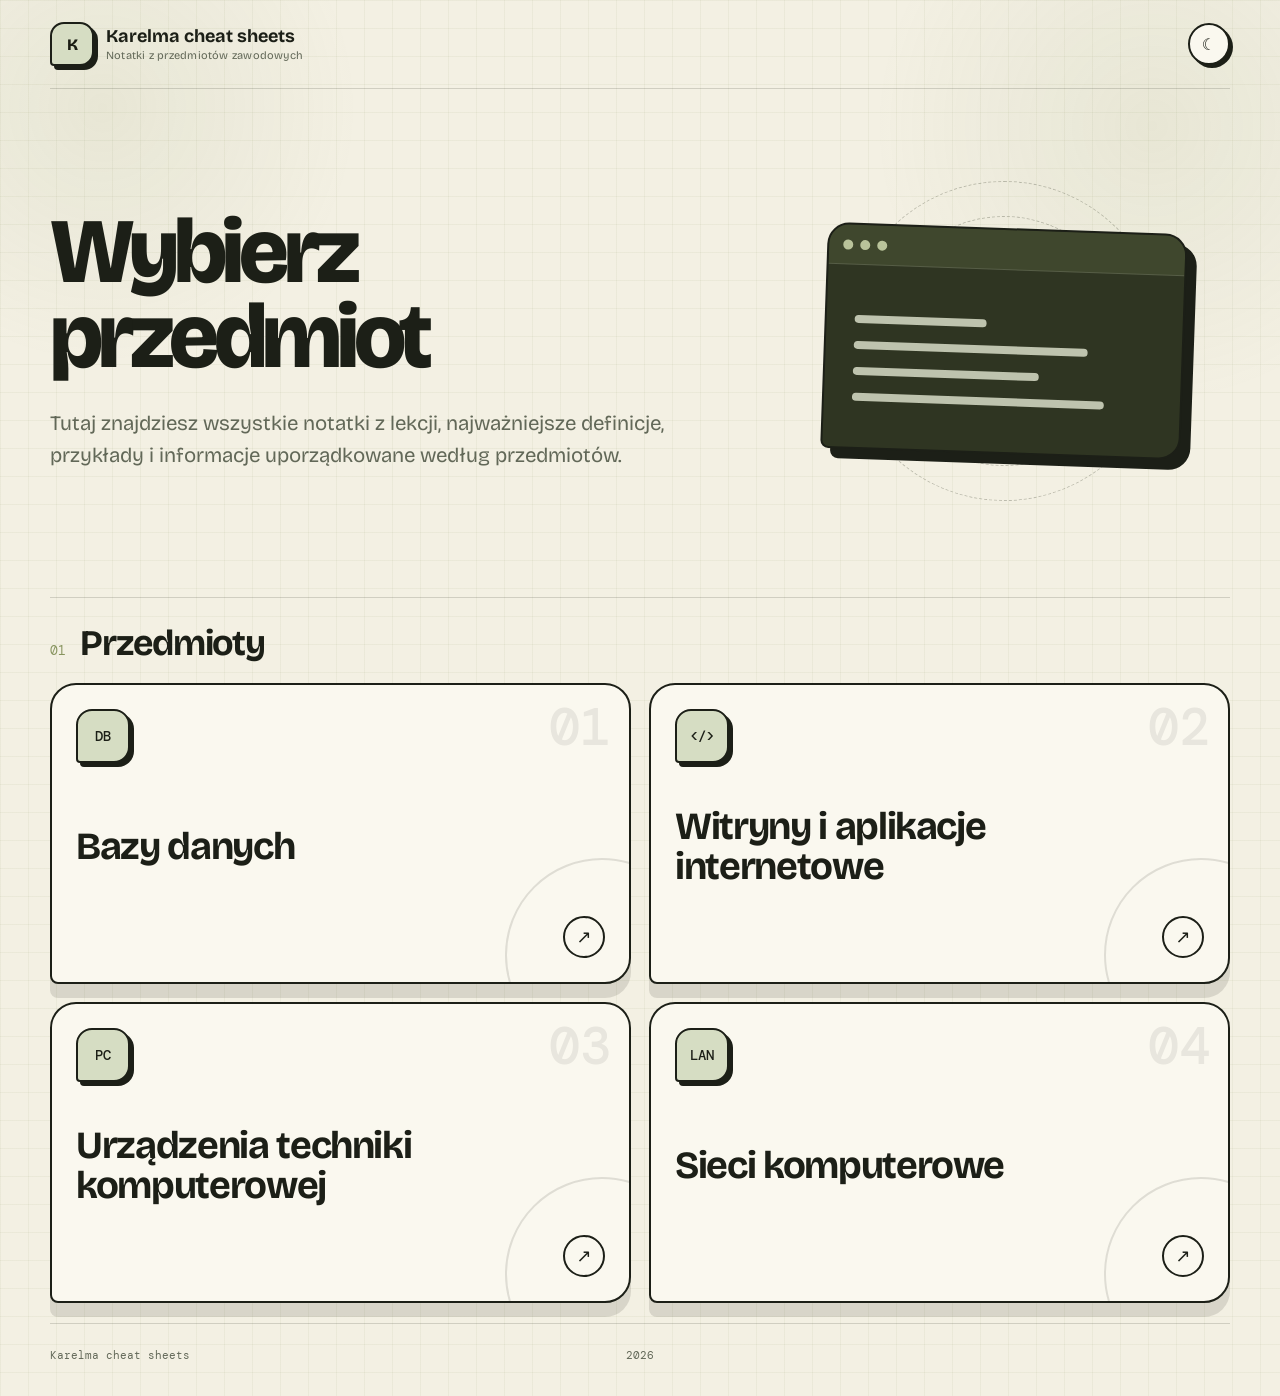
<file: index.html>
<!DOCTYPE html>
<html lang="pl">
<head>
  <meta charset="UTF-8" />
  <meta name="viewport" content="width=device-width, initial-scale=1.0" />
  <meta name="description" content="Karelma cheat sheets — notatki z przedmiotów zawodowych." />
  <title>Karelma cheat sheets</title>

  <link rel="preconnect" href="https://fonts.googleapis.com">
  <link rel="preconnect" href="https://fonts.gstatic.com" crossorigin>
  <link href="https://fonts.googleapis.com/css2?family=Bricolage+Grotesque:opsz,wght@12..96,500;12..96,600;12..96,700;12..96,800&family=DM+Mono:wght@400;500&display=swap" rel="stylesheet">

  <link rel="stylesheet" href="styles.css" />
</head>

<body>
  <div class="noise"></div>

  <div class="page">
    <header class="topbar">
      <a class="logo" href="index.html">
        <span class="logo-badge">K</span>
        <span>
          <strong>Karelma cheat sheets</strong>
          <small>Notatki z przedmiotów zawodowych</small>
        </span>
      </a>

      <div class="top-actions">
        <button id="themeToggle" class="theme-toggle" type="button" aria-label="Zmień motyw">
          <span>☾</span>
        </button>
      </div>
    </header>

    <main>
      <section class="hero">
        <div class="hero-left">
<h1>Wybierz przedmiot</h1>

          <p class="hero-text">
            Tutaj znajdziesz wszystkie notatki z lekcji, najważniejsze definicje, przykłady i informacje uporządkowane według przedmiotów.
          </p>
</div>

        <div class="hero-art" aria-hidden="true">
          <div class="orbit orbit-one"></div>
          <div class="orbit orbit-two"></div>

          <div class="terminal-card">
            <div class="terminal-head">
              <span></span><span></span><span></span>
            </div>
            <div class="terminal-lines">
              <span></span>
              <span></span>
              <span></span>
              <span></span>
            </div>
          </div>
        </div>
      </section>

      <section class="section-head">
        <div>
          <span class="section-no">01</span>
          <h2>Przedmioty</h2>
        </div>
      </section>

      <section class="subjects">
        <a href="bazy-danych/index.html" class="subject-card subject-db">
          <div class="card-index">01</div>
          <div class="card-top">
            <span class="card-icon">DB</span>
          </div>

          <div class="card-content">
            <h3>Bazy danych</h3>
          </div>

          <div class="card-bottom">
            <span class="card-arrow">↗</span>
          </div>
        </a>

        <a href="#" class="subject-card subject-web" data-status="soon">
          <div class="card-index">02</div>
          <div class="card-top">
            <span class="card-icon">&lt;/&gt;</span>
          </div>

          <div class="card-content">
            <h3>Witryny i aplikacje internetowe</h3>
          </div>

          <div class="card-bottom">
            <span class="card-arrow">↗</span>
          </div>
        </a>

        <a href="#" class="subject-card subject-hardware" data-status="soon">
          <div class="card-index">03</div>
          <div class="card-top">
            <span class="card-icon">PC</span>
          </div>

          <div class="card-content">
            <h3>Urządzenia techniki komputerowej</h3>
          </div>

          <div class="card-bottom">
            <span class="card-arrow">↗</span>
          </div>
        </a>

        <a href="#" class="subject-card subject-network" data-status="soon">
          <div class="card-index">04</div>
          <div class="card-top">
            <span class="card-icon">LAN</span>
          </div>

          <div class="card-content">
            <h3>Sieci komputerowe</h3>
          </div>

          <div class="card-bottom">
            <span class="card-arrow">↗</span>
          </div>
        </a>
      </section>
</main>

    <footer>
      <span>Karelma cheat sheets</span>
      <span>2026</span>
    </footer>
  </div>

  <script src="script.js"></script>
</body>
</html>
</file>
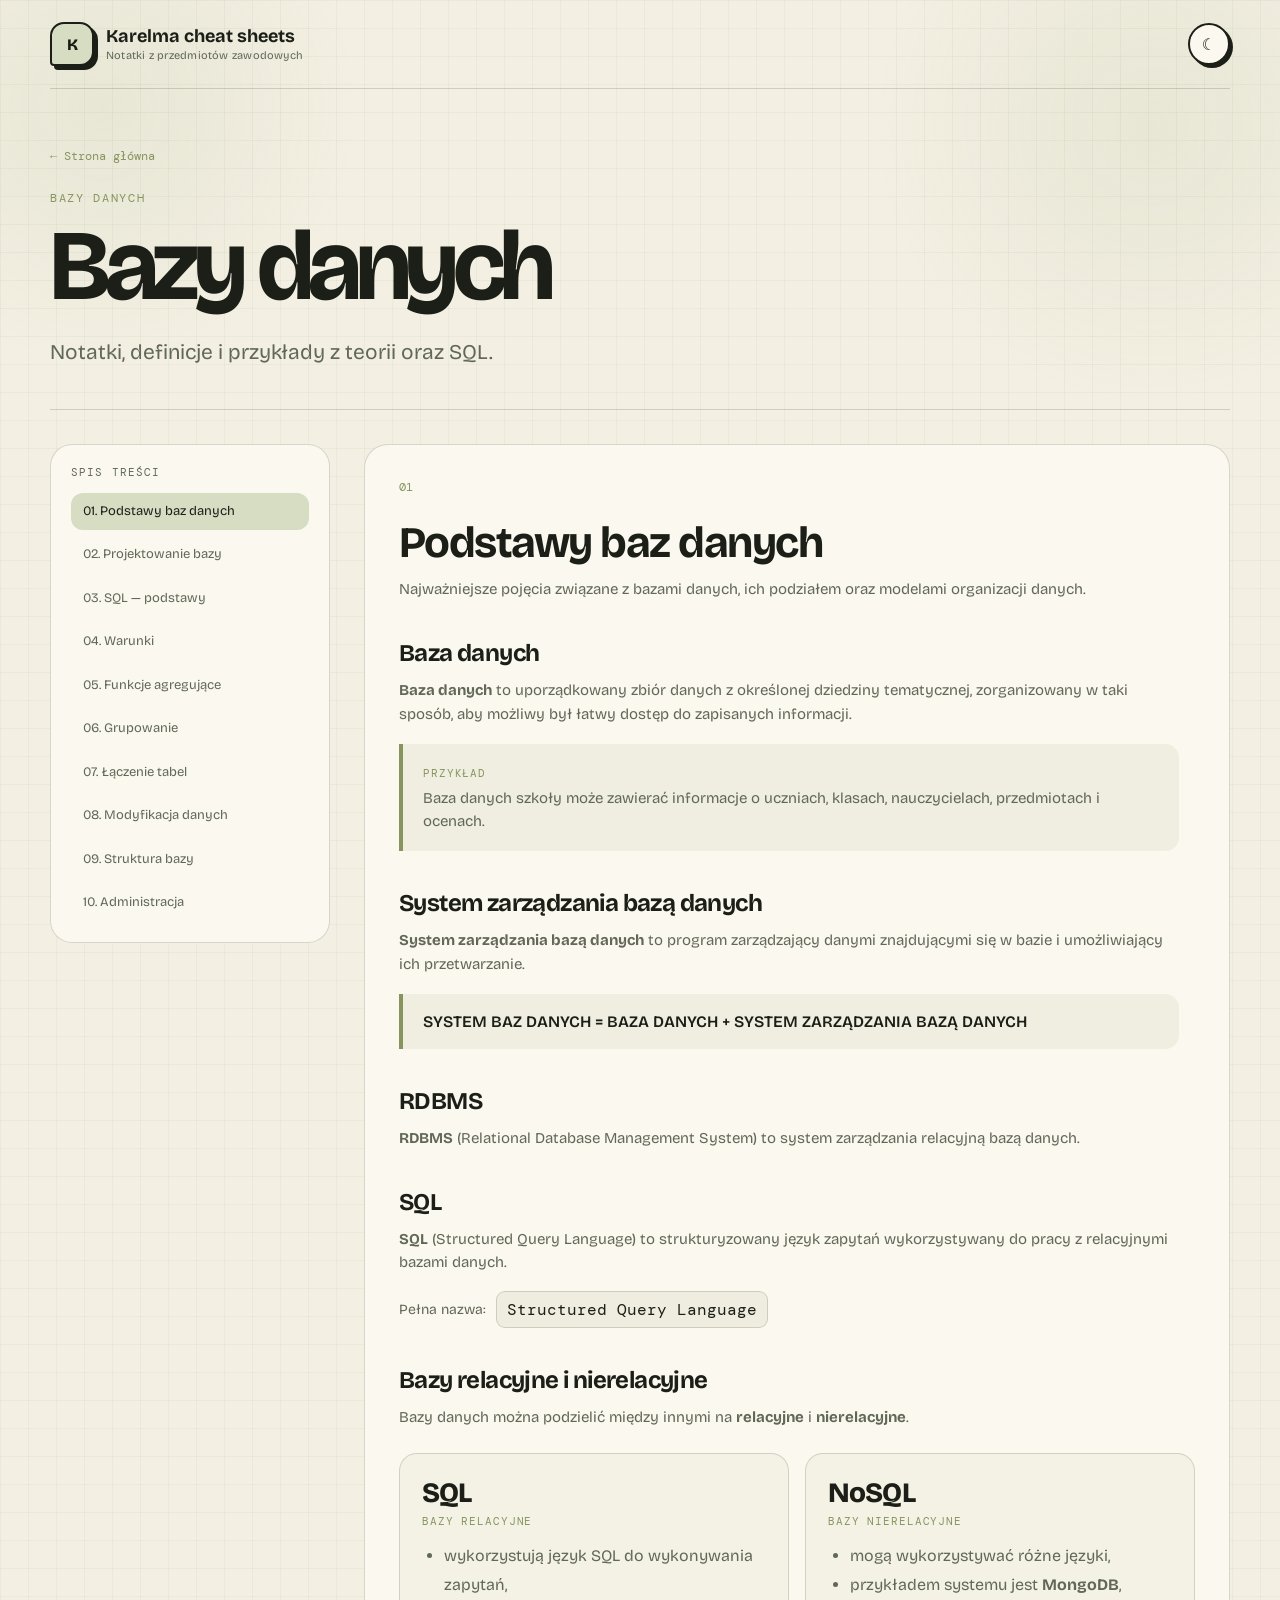
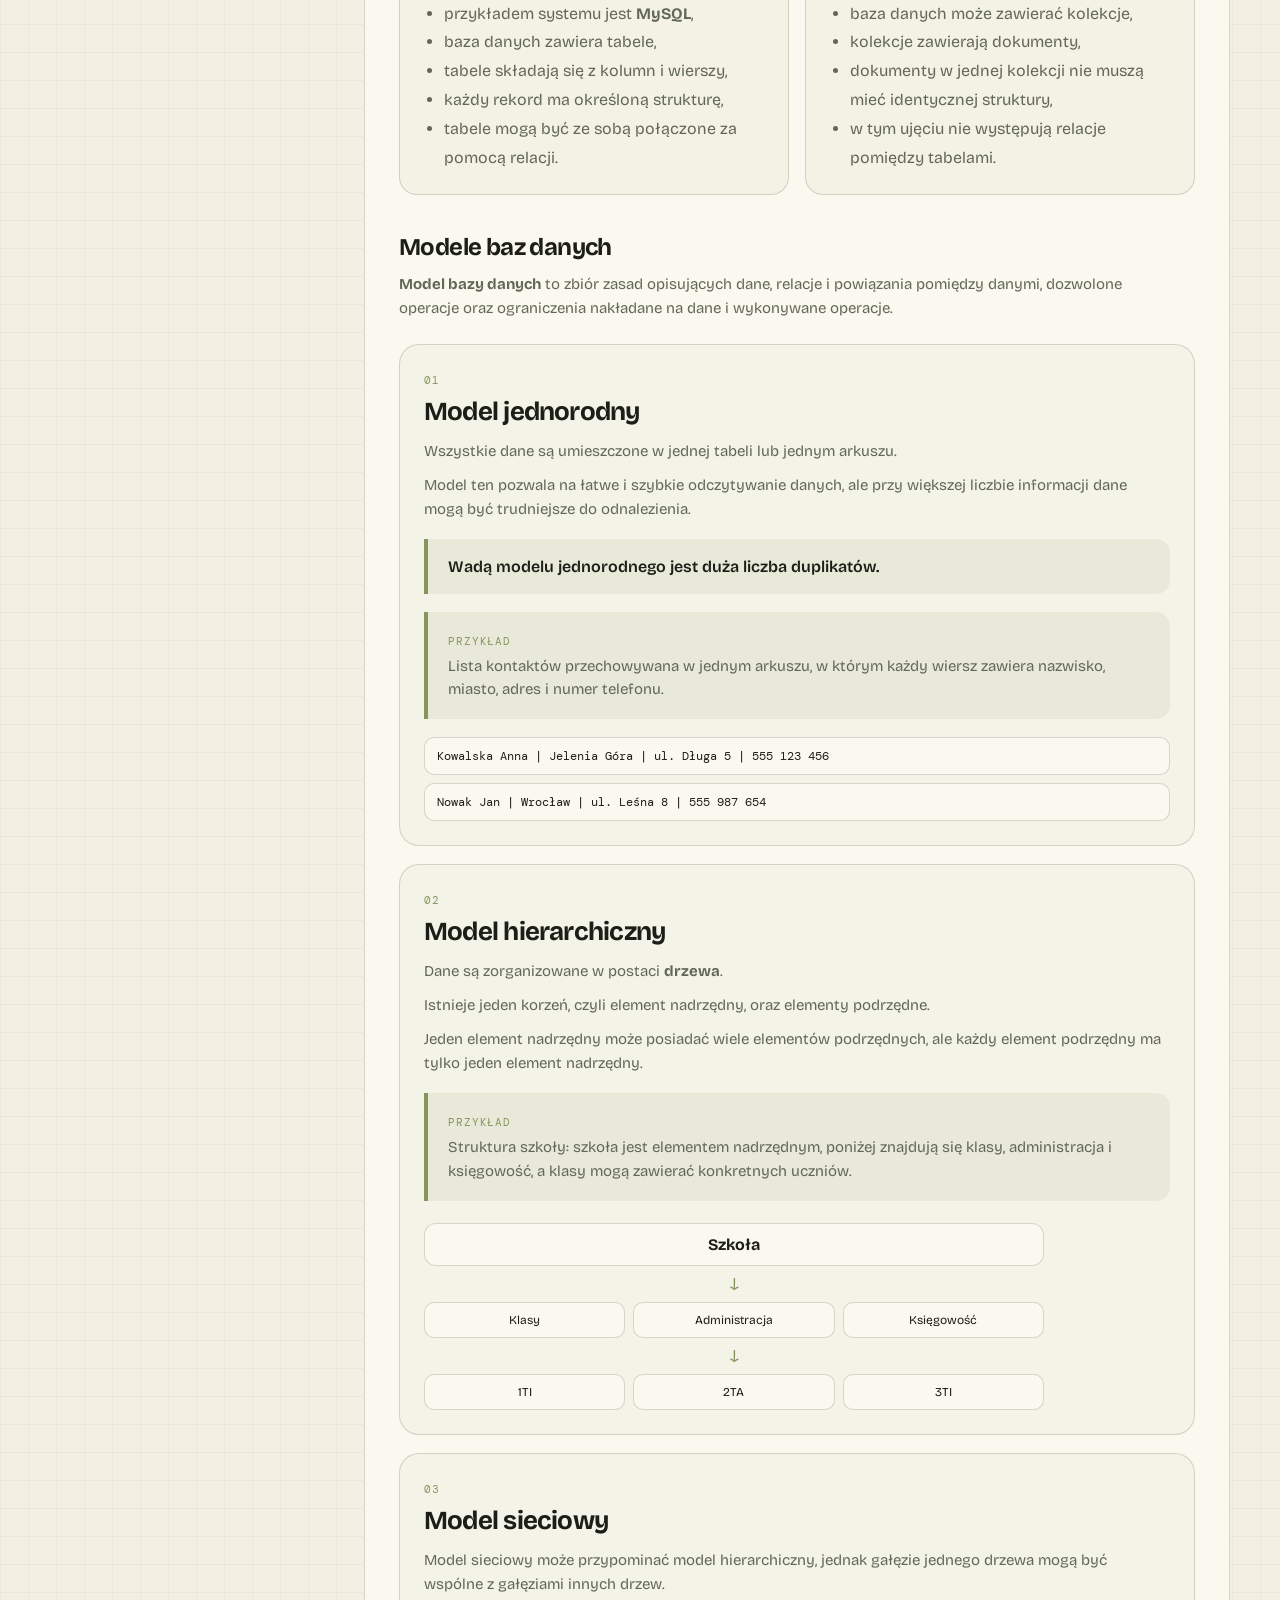
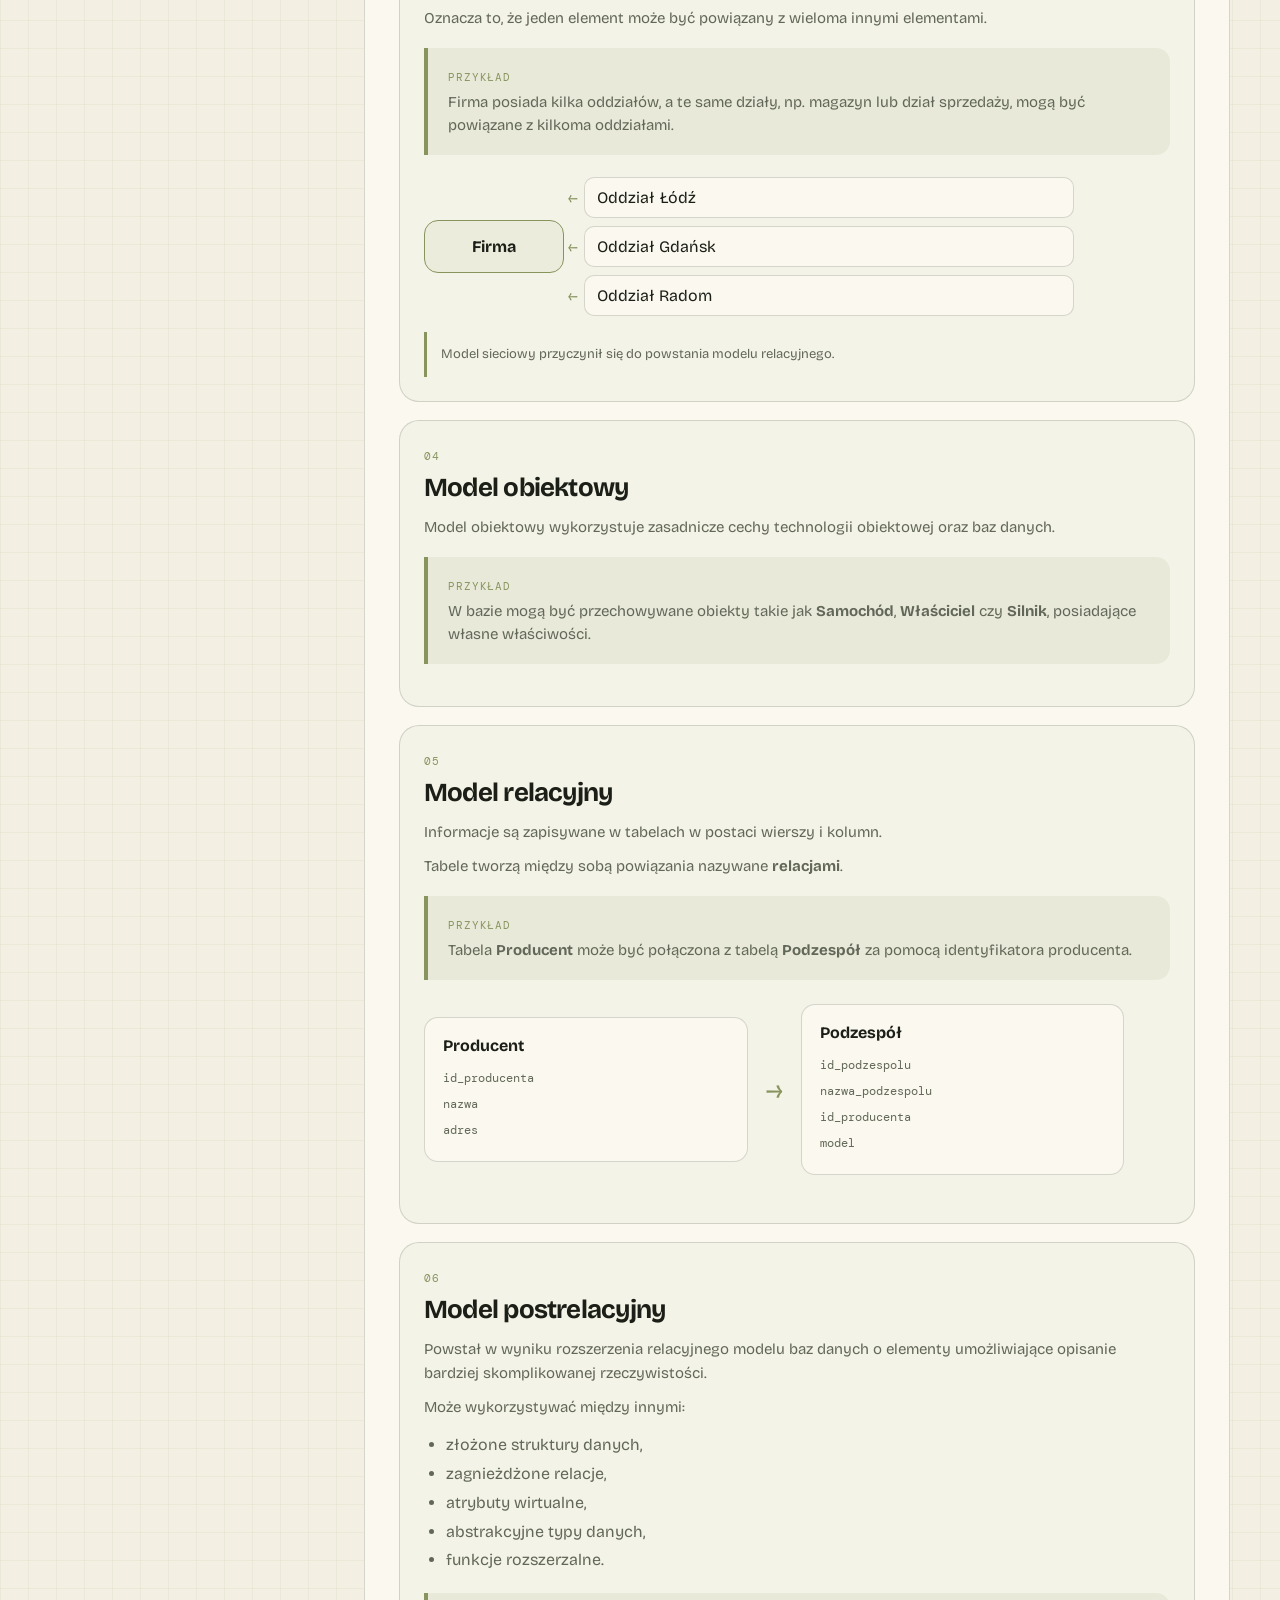
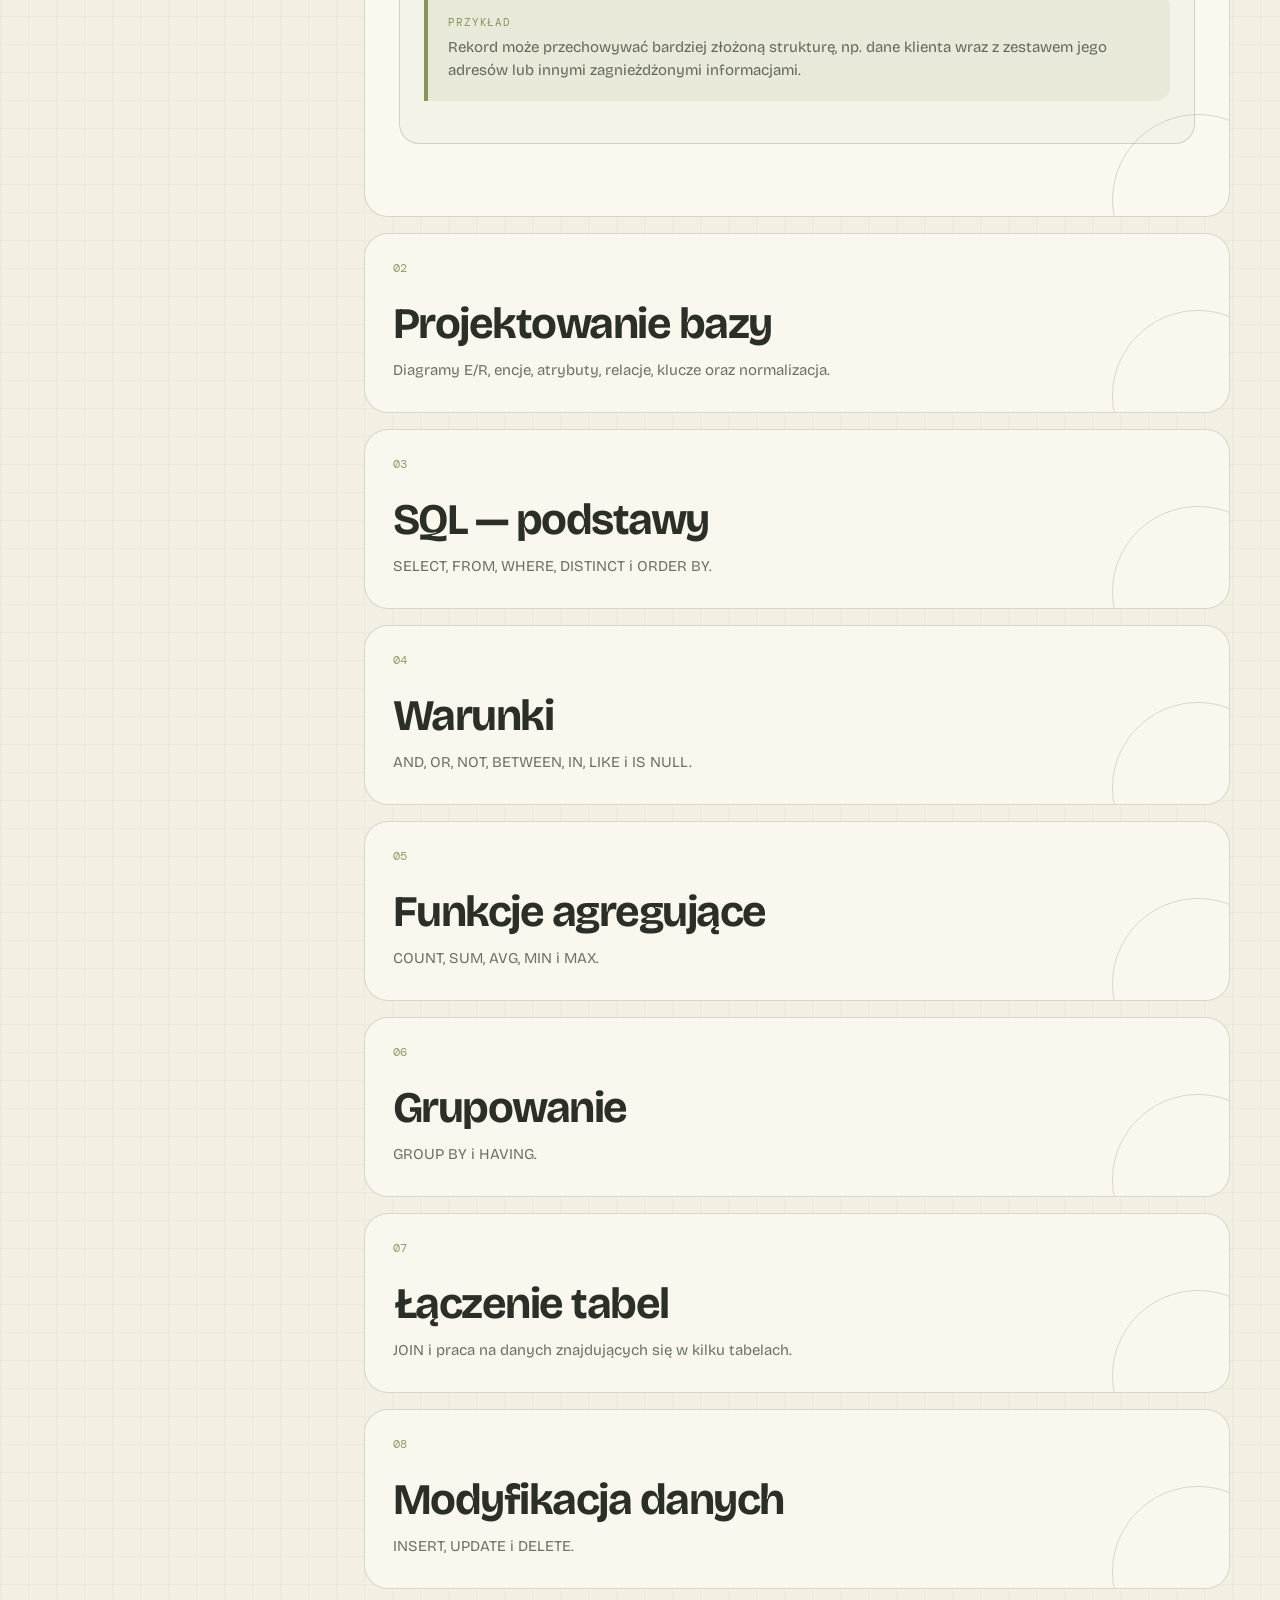
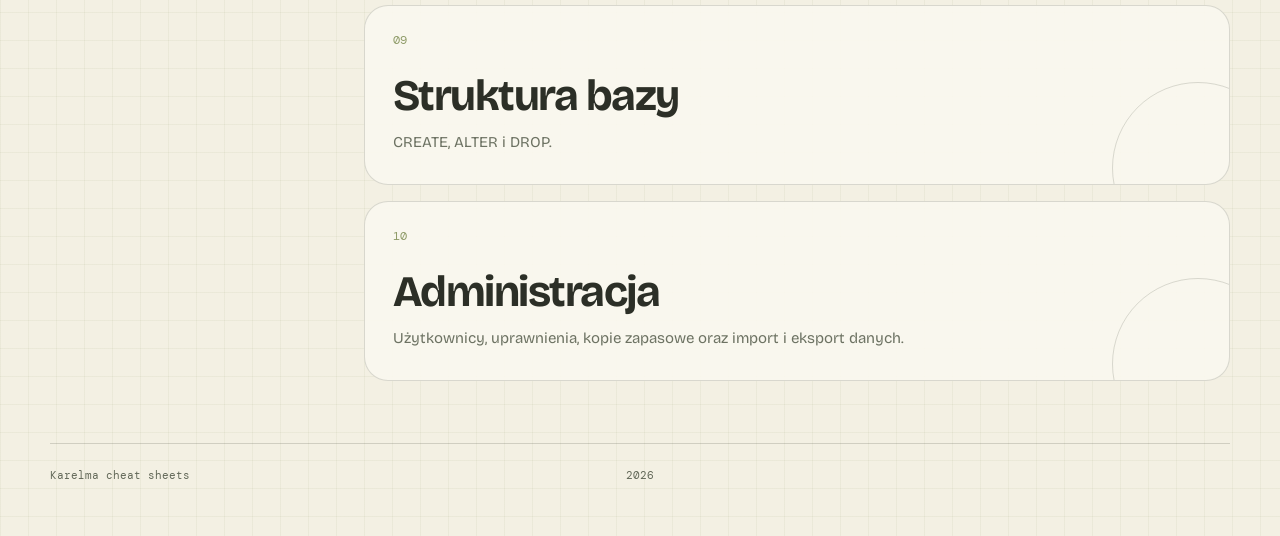
<file: bazy-danych/index.html>
<!DOCTYPE html>
<html lang="pl">
<head>
  <meta charset="UTF-8" />
  <meta name="viewport" content="width=device-width, initial-scale=1.0" />
  <meta name="description" content="Karelma cheat sheets — Bazy danych." />
  <title>Bazy danych — Karelma cheat sheets</title>

  <link rel="preconnect" href="https://fonts.googleapis.com">
  <link rel="preconnect" href="https://fonts.gstatic.com" crossorigin>

  <link
    href="https://fonts.googleapis.com/css2?family=Bricolage+Grotesque:opsz,wght@12..96,500;12..96,600;12..96,700;12..96,800&family=DM+Mono:wght@400;500&display=swap"
    rel="stylesheet"
  >

  <link rel="stylesheet" href="../styles.css" />
  <link rel="stylesheet" href="bazy-danych.css" />
</head>

<body>

  <div class="page subject-page">

    <!-- HEADER -->
    <header class="topbar">

      <a class="logo" href="../index.html">
        <span class="logo-badge">K</span>

        <span>
          <strong>Karelma cheat sheets</strong>
          <small>Notatki z przedmiotów zawodowych</small>
        </span>
      </a>

      <button
        id="themeToggle"
        class="theme-toggle"
        type="button"
        aria-label="Zmień motyw"
      >
        <span>☾</span>
      </button>

    </header>


    <main>

      <!-- HERO -->
      <section class="subject-hero">

        <a class="back-link" href="../index.html">
          ← Strona główna
        </a>

        <div class="subject-kicker">
          BAZY DANYCH
        </div>

        <h1>Bazy danych</h1>

        <p>
          Notatki, definicje i przykłady z teorii oraz SQL.
        </p>

      </section>


      <!-- GŁÓWNY UKŁAD -->
      <section class="subject-layout">


        <!-- SPIS TREŚCI -->
        <aside class="subject-nav">

          <div class="nav-label">
            Spis treści
          </div>

          <nav>
            <a class="active" href="#podstawy">
              01. Podstawy baz danych
            </a>

            <a href="#projektowanie">
              02. Projektowanie bazy
            </a>

            <a href="#sql-podstawy">
              03. SQL — podstawy
            </a>

            <a href="#warunki">
              04. Warunki
            </a>

            <a href="#agregaty">
              05. Funkcje agregujące
            </a>

            <a href="#grupowanie">
              06. Grupowanie
            </a>

            <a href="#join">
              07. Łączenie tabel
            </a>

            <a href="#modyfikacja">
              08. Modyfikacja danych
            </a>

            <a href="#struktura">
              09. Struktura bazy
            </a>

            <a href="#administracja">
              10. Administracja
            </a>
          </nav>

        </aside>



        <!-- TREŚĆ -->
        <div class="subject-content">


          <!-- ====================================================== -->
          <!-- 01. PODSTAWY BAZ DANYCH -->
          <!-- ====================================================== -->

          <section class="topic-card topic-notes" id="podstawy">

            <div class="topic-number">
              01
            </div>

            <div class="topic-body">

              <h2>Podstawy baz danych</h2>

              <p class="topic-intro">
                Najważniejsze pojęcia związane z bazami danych,
                ich podziałem oraz modelami organizacji danych.
              </p>



              <!-- BAZA DANYCH -->

              <h3>Baza danych</h3>

              <p>
                <strong>Baza danych</strong> to uporządkowany zbiór danych
                z określonej dziedziny tematycznej, zorganizowany w taki sposób,
                aby możliwy był łatwy dostęp do zapisanych informacji.
              </p>

              <div class="example-box">
                <span class="example-label">Przykład</span>

                <p>
                  Baza danych szkoły może zawierać informacje o uczniach,
                  klasach, nauczycielach, przedmiotach i ocenach.
                </p>
              </div>



              <!-- SZBD -->

              <h3>System zarządzania bazą danych</h3>

              <p>
                <strong>System zarządzania bazą danych</strong>
                to program zarządzający danymi znajdującymi się w bazie
                i umożliwiający ich przetwarzanie.
              </p>

              <div class="important-box">
                SYSTEM BAZ DANYCH = BAZA DANYCH + SYSTEM ZARZĄDZANIA BAZĄ DANYCH
              </div>



              <!-- RDBMS -->

              <h3>RDBMS</h3>

              <p>
                <strong>RDBMS</strong>
                (Relational Database Management System)
                to system zarządzania relacyjną bazą danych.
              </p>



              <!-- SQL -->

              <h3>SQL</h3>

              <p>
                <strong>SQL</strong>
                (Structured Query Language)
                to strukturyzowany język zapytań wykorzystywany
                do pracy z relacyjnymi bazami danych.
              </p>

              <div class="definition-line">
                <span>Pełna nazwa:</span>
                <code>Structured Query Language</code>
              </div>



              <!-- RELACYJNE I NIERELACYJNE -->

              <h3>Bazy relacyjne i nierelacyjne</h3>

              <p>
                Bazy danych można podzielić między innymi na
                <strong>relacyjne</strong> i <strong>nierelacyjne</strong>.
              </p>


              <div class="comparison-grid">

                <!-- RELACYJNE -->

                <div class="comparison-card">

                  <div class="comparison-title">
                    SQL
                  </div>

                  <span class="comparison-subtitle">
                    bazy relacyjne
                  </span>

                  <ul class="note-list">
                    <li>
                      wykorzystują język SQL do wykonywania zapytań,
                    </li>

                    <li>
                      przykładem systemu jest <strong>MySQL</strong>,
                    </li>

                    <li>
                      baza danych zawiera tabele,
                    </li>

                    <li>
                      tabele składają się z kolumn i wierszy,
                    </li>

                    <li>
                      każdy rekord ma określoną strukturę,
                    </li>

                    <li>
                      tabele mogą być ze sobą połączone za pomocą relacji.
                    </li>
                  </ul>

                </div>


                <!-- NIERELACYJNE -->

                <div class="comparison-card">

                  <div class="comparison-title">
                    NoSQL
                  </div>

                  <span class="comparison-subtitle">
                    bazy nierelacyjne
                  </span>

                  <ul class="note-list">

                    <li>
                      mogą wykorzystywać różne języki,
                    </li>

                    <li>
                      przykładem systemu jest <strong>MongoDB</strong>,
                    </li>

                    <li>
                      baza danych może zawierać kolekcje,
                    </li>

                    <li>
                      kolekcje zawierają dokumenty,
                    </li>

                    <li>
                      dokumenty w jednej kolekcji nie muszą mieć
                      identycznej struktury,
                    </li>

                    <li>
                      w tym ujęciu nie występują relacje pomiędzy tabelami.
                    </li>

                  </ul>

                </div>

              </div>



              <!-- MODELE -->

              <h3>Modele baz danych</h3>

              <p>
                <strong>Model bazy danych</strong> to zbiór zasad opisujących
                dane, relacje i powiązania pomiędzy danymi,
                dozwolone operacje oraz ograniczenia nakładane
                na dane i wykonywane operacje.
              </p>


              <div class="models-grid">


                <!-- MODEL JEDNORODNY -->

                <div class="model-card">

                  <span class="model-number">
                    01
                  </span>

                  <h4>Model jednorodny</h4>

                  <p>
                    Wszystkie dane są umieszczone w jednej tabeli
                    lub jednym arkuszu.
                  </p>

                  <p>
                    Model ten pozwala na łatwe i szybkie odczytywanie danych,
                    ale przy większej liczbie informacji dane mogą być
                    trudniejsze do odnalezienia.
                  </p>

                  <div class="important-box">
                    Wadą modelu jednorodnego jest duża liczba duplikatów.
                  </div>

                  <div class="example-box">
                    <span class="example-label">Przykład</span>

                    <p>
                      Lista kontaktów przechowywana w jednym arkuszu,
                      w którym każdy wiersz zawiera nazwisko, miasto,
                      adres i numer telefonu.
                    </p>
                  </div>

                  <div class="mini-data">
                    <code>
                      Kowalska Anna | Jelenia Góra | ul. Długa 5 | 555 123 456
                    </code>

                    <code>
                      Nowak Jan | Wrocław | ul. Leśna 8 | 555 987 654
                    </code>
                  </div>

                </div>



                <!-- MODEL HIERARCHICZNY -->

                <div class="model-card">

                  <span class="model-number">
                    02
                  </span>

                  <h4>Model hierarchiczny</h4>

                  <p>
                    Dane są zorganizowane w postaci
                    <strong>drzewa</strong>.
                  </p>

                  <p>
                    Istnieje jeden korzeń, czyli element nadrzędny,
                    oraz elementy podrzędne.
                  </p>

                  <p>
                    Jeden element nadrzędny może posiadać wiele elementów
                    podrzędnych, ale każdy element podrzędny ma tylko
                    jeden element nadrzędny.
                  </p>

                  <div class="example-box">
                    <span class="example-label">Przykład</span>

                    <p>
                      Struktura szkoły: szkoła jest elementem nadrzędnym,
                      poniżej znajdują się klasy, administracja i księgowość,
                      a klasy mogą zawierać konkretnych uczniów.
                    </p>
                  </div>

                  <div class="hierarchy-example">

                    <div>
                      Szkoła
                    </div>

                    <span>↓</span>

                    <div class="hierarchy-children">

                      <span>Klasy</span>
                      <span>Administracja</span>
                      <span>Księgowość</span>

                    </div>

                    <span>↓</span>

                    <div class="hierarchy-children">

                      <span>1TI</span>
                      <span>2TA</span>
                      <span>3TI</span>

                    </div>

                  </div>

                </div>



                <!-- MODEL SIECIOWY -->

                <div class="model-card">

                  <span class="model-number">
                    03
                  </span>

                  <h4>Model sieciowy</h4>

                  <p>
                    Model sieciowy może przypominać model hierarchiczny,
                    jednak gałęzie jednego drzewa mogą być wspólne
                    z gałęziami innych drzew.
                  </p>

                  <p>
                    Oznacza to, że jeden element może być powiązany
                    z wieloma innymi elementami.
                  </p>

                  <div class="example-box">
                    <span class="example-label">Przykład</span>

                    <p>
                      Firma posiada kilka oddziałów, a te same działy,
                      np. magazyn lub dział sprzedaży,
                      mogą być powiązane z kilkoma oddziałami.
                    </p>
                  </div>

                  <div class="network-example">

                    <div class="network-node">
                      Firma
                    </div>

                    <div class="network-links">

                      <span>Oddział Łódź</span>
                      <span>Oddział Gdańsk</span>
                      <span>Oddział Radom</span>

                    </div>

                  </div>

                  <div class="model-note">
                    Model sieciowy przyczynił się do powstania
                    modelu relacyjnego.
                  </div>

                </div>



                <!-- MODEL OBIEKTOWY -->

                <div class="model-card">

                  <span class="model-number">
                    04
                  </span>

                  <h4>Model obiektowy</h4>

                  <p>
                    Model obiektowy wykorzystuje zasadnicze cechy
                    technologii obiektowej oraz baz danych.
                  </p>

                  <div class="example-box">
                    <span class="example-label">Przykład</span>

                    <p>
                      W bazie mogą być przechowywane obiekty takie jak
                      <strong>Samochód</strong>,
                      <strong>Właściciel</strong>
                      czy <strong>Silnik</strong>,
                      posiadające własne właściwości.
                    </p>
                  </div>

                </div>



                <!-- MODEL RELACYJNY -->

                <div class="model-card">

                  <span class="model-number">
                    05
                  </span>

                  <h4>Model relacyjny</h4>

                  <p>
                    Informacje są zapisywane w tabelach
                    w postaci wierszy i kolumn.
                  </p>

                  <p>
                    Tabele tworzą między sobą powiązania
                    nazywane <strong>relacjami</strong>.
                  </p>

                  <div class="example-box">
                    <span class="example-label">Przykład</span>

                    <p>
                      Tabela <strong>Producent</strong>
                      może być połączona z tabelą
                      <strong>Podzespół</strong>
                      za pomocą identyfikatora producenta.
                    </p>
                  </div>

                  <div class="relation-example">

                    <div class="relation-table">

                      <strong>Producent</strong>

                      <span>id_producenta</span>
                      <span>nazwa</span>
                      <span>adres</span>

                    </div>

                    <div class="relation-arrow">
                      →
                    </div>

                    <div class="relation-table">

                      <strong>Podzespół</strong>

                      <span>id_podzespolu</span>
                      <span>nazwa_podzespolu</span>
                      <span>id_producenta</span>
                      <span>model</span>

                    </div>

                  </div>

                </div>



                <!-- MODEL POSTRELACYJNY -->

                <div class="model-card">

                  <span class="model-number">
                    06
                  </span>

                  <h4>Model postrelacyjny</h4>

                  <p>
                    Powstał w wyniku rozszerzenia relacyjnego
                    modelu baz danych o elementy umożliwiające
                    opisanie bardziej skomplikowanej rzeczywistości.
                  </p>

                  <p>
                    Może wykorzystywać między innymi:
                  </p>

                  <ul class="note-list">

                    <li>
                      złożone struktury danych,
                    </li>

                    <li>
                      zagnieżdżone relacje,
                    </li>

                    <li>
                      atrybuty wirtualne,
                    </li>

                    <li>
                      abstrakcyjne typy danych,
                    </li>

                    <li>
                      funkcje rozszerzalne.
                    </li>

                  </ul>

                  <div class="example-box">
                    <span class="example-label">Przykład</span>

                    <p>
                      Rekord może przechowywać bardziej złożoną strukturę,
                      np. dane klienta wraz z zestawem jego adresów
                      lub innymi zagnieżdżonymi informacjami.
                    </p>
                  </div>

                </div>

              </div>


            </div>

          </section>




          <!-- ====================================================== -->
          <!-- 02. PROJEKTOWANIE BAZY -->
          <!-- ====================================================== -->

          <section
            class="topic-card placeholder"
            id="projektowanie"
          >

            <div class="topic-number">
              02
            </div>

            <div>

              <h2>Projektowanie bazy</h2>

              <p>
                Diagramy E/R, encje, atrybuty, relacje,
                klucze oraz normalizacja.
              </p>

            </div>

          </section>




          <!-- ====================================================== -->
          <!-- 03. SQL -->
          <!-- ====================================================== -->

          <section
            class="topic-card placeholder"
            id="sql-podstawy"
          >

            <div class="topic-number">
              03
            </div>

            <div>

              <h2>SQL — podstawy</h2>

              <p>
                SELECT, FROM, WHERE, DISTINCT i ORDER BY.
              </p>

            </div>

          </section>




          <!-- ====================================================== -->
          <!-- 04. WARUNKI -->
          <!-- ====================================================== -->

          <section
            class="topic-card placeholder"
            id="warunki"
          >

            <div class="topic-number">
              04
            </div>

            <div>

              <h2>Warunki</h2>

              <p>
                AND, OR, NOT, BETWEEN, IN, LIKE i IS NULL.
              </p>

            </div>

          </section>




          <!-- ====================================================== -->
          <!-- 05. FUNKCJE AGREGUJĄCE -->
          <!-- ====================================================== -->

          <section
            class="topic-card placeholder"
            id="agregaty"
          >

            <div class="topic-number">
              05
            </div>

            <div>

              <h2>Funkcje agregujące</h2>

              <p>
                COUNT, SUM, AVG, MIN i MAX.
              </p>

            </div>

          </section>




          <!-- ====================================================== -->
          <!-- 06. GRUPOWANIE -->
          <!-- ====================================================== -->

          <section
            class="topic-card placeholder"
            id="grupowanie"
          >

            <div class="topic-number">
              06
            </div>

            <div>

              <h2>Grupowanie</h2>

              <p>
                GROUP BY i HAVING.
              </p>

            </div>

          </section>




          <!-- ====================================================== -->
          <!-- 07. ŁĄCZENIE TABEL -->
          <!-- ====================================================== -->

          <section
            class="topic-card placeholder"
            id="join"
          >

            <div class="topic-number">
              07
            </div>

            <div>

              <h2>Łączenie tabel</h2>

              <p>
                JOIN i praca na danych znajdujących się
                w kilku tabelach.
              </p>

            </div>

          </section>




          <!-- ====================================================== -->
          <!-- 08. MODYFIKACJA DANYCH -->
          <!-- ====================================================== -->

          <section
            class="topic-card placeholder"
            id="modyfikacja"
          >

            <div class="topic-number">
              08
            </div>

            <div>

              <h2>Modyfikacja danych</h2>

              <p>
                INSERT, UPDATE i DELETE.
              </p>

            </div>

          </section>




          <!-- ====================================================== -->
          <!-- 09. STRUKTURA BAZY -->
          <!-- ====================================================== -->

          <section
            class="topic-card placeholder"
            id="struktura"
          >

            <div class="topic-number">
              09
            </div>

            <div>

              <h2>Struktura bazy</h2>

              <p>
                CREATE, ALTER i DROP.
              </p>

            </div>

          </section>




          <!-- ====================================================== -->
          <!-- 10. ADMINISTRACJA -->
          <!-- ====================================================== -->

          <section
            class="topic-card placeholder"
            id="administracja"
          >

            <div class="topic-number">
              10
            </div>

            <div>

              <h2>Administracja</h2>

              <p>
                Użytkownicy, uprawnienia, kopie zapasowe
                oraz import i eksport danych.
              </p>

            </div>

          </section>


        </div>

      </section>

    </main>


    <!-- FOOTER -->
    <footer>

      <span>
        Karelma cheat sheets
      </span>

      <span>
        2026
      </span>

    </footer>

  </div>


  <script src="../script.js"></script>

</body>
</html>
</file>
<file: styles.css>
:root {
  --olive-900: #2f3522;
  --olive-800: #3f472d;
  --olive-700: #59633b;
  --olive-500: #87945e;
  --olive-300: #b9c39a;
  --olive-200: #d6ddc3;
  --cream: #f3f0e3;
  --paper: #faf8ef;
  --ink: #1c1f17;
  --muted: #626858;
  --line: rgba(28, 31, 23, 0.16);
  --acid: #cfd6b8;
  --shadow: 0 14px 0 rgba(28, 31, 23, 0.12);
  --radius: 26px;
}

html[data-theme="dark"] {
  --olive-900: #20251a;
  --olive-800: #2a3020;
  --olive-700: #78845a;
  --olive-500: #a8b486;
  --olive-300: #cbd3b5;
  --olive-200: #3a432d;
  --cream: #171b13;
  --paper: #22281b;
  --ink: #f3f0e4;
  --muted: #b6bca8;
  --line: rgba(243, 240, 228, 0.14);
  --acid: #a8b486;
  --shadow: 0 14px 0 rgba(0, 0, 0, 0.26);
}

* {
  box-sizing: border-box;
}

html {
  scroll-behavior: smooth;
}

body {
  margin: 0;
  min-height: 100vh;
  color: var(--ink);
  background:
    linear-gradient(color-mix(in srgb, var(--olive-500) 8%, transparent) 1px, transparent 1px),
    linear-gradient(90deg, color-mix(in srgb, var(--olive-500) 8%, transparent) 1px, transparent 1px),
    var(--cream);
  background-size: 28px 28px;
  font-family: "Bricolage Grotesque", system-ui, sans-serif;
}

body::before {
  content: "";
  position: fixed;
  inset: 0;
  pointer-events: none;
  background:
    radial-gradient(circle at 8% 12%, rgba(135, 148, 94, 0.10), transparent 18%),
    radial-gradient(circle at 90% 14%, rgba(135, 148, 94, 0.10), transparent 20%);
  z-index: -2;
}

html[data-theme="dark"] body::before {
  background:
    radial-gradient(circle at 8% 12%, rgba(168, 180, 134, 0.08), transparent 20%),
    radial-gradient(circle at 90% 14%, rgba(168, 180, 134, 0.06), transparent 22%);
}

a {
  color: inherit;
  text-decoration: none;
}

button {
  font: inherit;
}

.page {
  width: min(1180px, calc(100% - 28px));
  margin: 0 auto;
}

.topbar {
  display: flex;
  justify-content: space-between;
  align-items: center;
  padding: 22px 0;
  border-bottom: 1px solid var(--line);
}

.logo {
  display: flex;
  gap: 12px;
  align-items: center;
}

.logo-badge {
  width: 44px;
  height: 44px;
  display: grid;
  place-items: center;
  border: 2px solid var(--ink);
  border-radius: 14px 14px 14px 4px;
  background: var(--olive-200);
  color: #1a1d13;
  font-weight: 800;
  box-shadow: 4px 4px 0 var(--ink);
}

.logo strong,
.logo small {
  display: block;
}

.logo strong {
  font-size: 18px;
  line-height: 1;
}

.logo .dot {
  color: var(--olive-500);
}

.logo small {
  margin-top: 4px;
  color: var(--muted);
  font-size: 11px;
  letter-spacing: 0.02em;
}

.top-actions {
  display: flex;
  align-items: center;
  gap: 10px;
}



.theme-toggle {
  width: 42px;
  height: 42px;
  border: 2px solid var(--ink);
  border-radius: 50%;
  background: var(--paper);
  color: var(--ink);
  cursor: pointer;
  box-shadow: 3px 3px 0 var(--ink);
  transition: transform 0.15s ease, box-shadow 0.15s ease;
}

.theme-toggle:hover {
  transform: translate(2px, 2px);
  box-shadow: 1px 1px 0 var(--ink);
}

.hero {
  display: grid;
  grid-template-columns: 1.2fr 0.8fr;
  gap: 48px;
  align-items: center;
  padding: 72px 0 76px;
}



.hero h1 {
  margin: 0;
  font-size: clamp(58px, 7.2vw, 94px);
  line-height: 0.92;
  letter-spacing: -0.055em;
  font-weight: 800;
}

.hero-text {
  max-width: 620px;
  margin: 28px 0 0;
  color: var(--muted);
  font-size: clamp(17px, 1.6vw, 21px);
  line-height: 1.55;
}


.hero h1 span {
  color: var(--olive-700);
}




.hero-art {
  position: relative;
  min-height: 360px;
  display: grid;
  place-items: center;
}

.terminal-card {
  position: relative;
  z-index: 3;
  width: min(100%, 360px);
  border: 2px solid var(--ink);
  border-radius: 22px 22px 22px 8px;
  overflow: hidden;
  background: var(--olive-900);
  box-shadow: 10px 10px 0 var(--ink);
  transform: rotate(2deg);
}

.terminal-head {
  height: 40px;
  display: flex;
  align-items: center;
  gap: 7px;
  padding: 0 14px;
  background: var(--olive-800);
  border-bottom: 1px solid rgba(255,255,255,0.12);
}

.terminal-head span {
  width: 10px;
  height: 10px;
  border-radius: 50%;
  background: var(--olive-300);
}






.orbit {
  position: absolute;
  border: 1px dashed rgba(47,53,34,0.28);
  border-radius: 50%;
}

.orbit-one {
  width: 320px;
  height: 320px;
}

.orbit-two {
  width: 250px;
  height: 250px;
  transform: rotate(22deg);
}





.section-head {
  display: flex;
  justify-content: space-between;
  align-items: end;
  gap: 28px;
  padding: 24px 0 18px;
  border-top: 1px solid var(--line);
}

.section-head > div {
  display: flex;
  align-items: baseline;
  gap: 14px;
}

.section-no {
  font-family: "DM Mono", monospace;
  color: var(--olive-500);
  font-size: 13px;
}

.section-head h2 {
  margin: 0;
  font-size: 36px;
  letter-spacing: -0.03em;
}

.section-head p {
  max-width: 440px;
  margin: 0;
  color: var(--muted);
  font-size: 14px;
  line-height: 1.5;
}

.subjects {
  display: grid;
  grid-template-columns: repeat(2, minmax(0, 1fr));
  gap: 18px;
  padding-bottom: 20px;
}

.subject-card {
  position: relative;
  min-height: 300px;
  padding: 24px;
  border: 2px solid var(--ink);
  border-radius: var(--radius) var(--radius) var(--radius) 8px;
  overflow: hidden;
  display: flex;
  flex-direction: column;
  justify-content: space-between;
  box-shadow: var(--shadow);
  transition: transform 0.18s ease, box-shadow 0.18s ease;
}

.subject-card:hover {
  transform: translate(-4px, -4px);
  box-shadow: 18px 18px 0 color-mix(in srgb, var(--ink) 10%, transparent);
  background: var(--olive-200);
}

.subject-card::before {
  content: "";
  position: absolute;
  width: 190px;
  height: 190px;
  right: -70px;
  bottom: -70px;
  border: 2px solid color-mix(in srgb, var(--ink) 12%, transparent);
  border-radius: 50%;
}

.subject-db {
  background: var(--paper);
}

.subject-web {
  background: var(--paper);
}

.subject-hardware {
  background: var(--paper);
}

.subject-network {
  background: var(--paper);
}

html[data-theme="dark"] .subject-card {
  color: var(--ink);
}

.card-index {
  position: absolute;
  top: 16px;
  right: 18px;
  font-family: "DM Mono", monospace;
  font-size: 52px;
  line-height: 1;
  color: color-mix(in srgb, var(--ink) 8%, transparent);
  font-weight: 500;
}

.card-top,
.card-content,
.card-bottom {
  position: relative;
  z-index: 2;
}

.card-top {
  display: flex;
  justify-content: space-between;
  align-items: center;
}

.card-icon {
  min-width: 54px;
  height: 54px;
  padding: 0 12px;
  display: grid;
  place-items: center;
  border: 2px solid var(--ink);
  border-radius: 16px 16px 16px 4px;
  background: var(--olive-200);
  box-shadow: 4px 4px 0 var(--ink);
  font-family: "DM Mono", monospace;
  font-size: 14px;
  font-weight: 500;
}


.card-content {
  margin-top: 44px;
}

.card-content h3 {
  max-width: 88%;
  margin: 0;
  font-size: clamp(27px, 3vw, 39px);
  line-height: 1.03;
  letter-spacing: -0.035em;
  color: var(--ink);
}


.card-bottom {
  display: flex;
  justify-content: flex-end;
  align-items: end;
  margin-top: 30px;
}

.card-arrow {
  display: grid;
  place-items: center;
  width: 42px;
  height: 42px;
  flex: 0 0 auto;
  border: 2px solid var(--ink);
  border-radius: 50%;
  background: var(--paper);
  color: var(--ink);
  font-family: inherit;
  font-size: 18px;
}





footer {
  display: grid;
  grid-template-columns: 1fr auto 1fr;
  align-items: center;
  gap: 20px;
  padding: 24px 0 34px;
  border-top: 1px solid var(--line);
  color: var(--muted);
  font-family: "DM Mono", monospace;
  font-size: 11px;
}

footer span:last-child {
  text-align: right;
}

@media (max-width: 900px) {
  .hero {
    grid-template-columns: 1fr;
    gap: 26px;
  }

  .hero-art {
    min-height: 310px;
  }

  .section-head {
    align-items: flex-start;
    flex-direction: column;
  }

  .subjects {
    grid-template-columns: 1fr;
  }
}

@media (max-width: 600px) {
  .page {
    width: min(100% - 18px, 1180px);
  }


  .hero {
    padding: 48px 0 52px;
  }

  .hero h1 {
    font-size: 52px;
  }

  .hero-art {
    min-height: 280px;
  }

  .terminal-card {
    width: 88%;
  }



  .subject-card {
    min-height: 280px;
    padding: 20px;
  }

  .card-content h3 {
    max-width: 95%;
  }

  footer {
    grid-template-columns: 1fr;
    gap: 7px;
  }

  footer span:last-child {
    text-align: left;
  }
}


.terminal-lines {
  padding: 32px 28px 28px;
}

.terminal-lines span {
  display: block;
  height: 8px;
  margin: 18px 0;
  border-radius: 999px;
  background: rgba(241, 244, 223, 0.74);
}

.terminal-lines span:nth-child(1) { width: 44%; }
.terminal-lines span:nth-child(2) { width: 78%; }
.terminal-lines span:nth-child(3) { width: 62%; }
.terminal-lines span:nth-child(4) { width: 84%; }


/* Dark mode refinements */
html[data-theme="dark"] .subject-card {
  background: #242b1d;
  border-color: rgba(243, 240, 228, 0.72);
  box-shadow: 0 12px 0 rgba(0, 0, 0, 0.24);
}

html[data-theme="dark"] .subject-card:hover {
  background: #303824;
  box-shadow: 16px 16px 0 rgba(0, 0, 0, 0.26);
}

html[data-theme="dark"] .subject-card::before {
  border-color: rgba(243, 240, 228, 0.08);
}

html[data-theme="dark"] .card-content h3 {
  color: var(--ink);
}

html[data-theme="dark"] .card-icon {
  background: #d9dec8;
  color: #20251a;
  border-color: #f3f0e4;
  box-shadow: 4px 4px 0 rgba(243, 240, 228, 0.82);
}

html[data-theme="dark"] .card-arrow {
  background: #d9dec8;
  color: #20251a;
  border-color: #f3f0e4;
}

html[data-theme="dark"] .card-index {
  color: rgba(243, 240, 228, 0.08);
}

html[data-theme="dark"] .terminal-card {
  background: #2b3322;
  border-color: #ece8d9;
  box-shadow: 10px 10px 0 rgba(236, 232, 217, 0.9);
}

html[data-theme="dark"] .terminal-head {
  background: #3b452d;
}

html[data-theme="dark"] .terminal-lines span {
  background: rgba(236, 232, 217, 0.72);
}

html[data-theme="dark"] .theme-toggle {
  background: #2b3322;
  border-color: #ece8d9;
  color: #ece8d9;
  box-shadow: 3px 3px 0 rgba(236, 232, 217, 0.75);
}

html[data-theme="dark"] .brand-mark {
  background: #d9dec8;
  color: #20251a;
  border-color: #f3f0e4;
  box-shadow: 4px 4px 0 rgba(243, 240, 228, 0.78);
}
</file>
<file: bazy-danych/bazy-danych.css>
.subject-page {
  padding-bottom: 20px;
}

.subject-hero {
  padding: 56px 0 40px;
  border-bottom: 1px solid var(--line);
}

.back-link {
  display: inline-block;
  margin-bottom: 26px;
  color: var(--olive-500);
  font-family: "DM Mono", monospace;
  font-size: 12px;
}

.subject-kicker {
  margin-bottom: 14px;
  color: var(--olive-500);
  font-family: "DM Mono", monospace;
  font-size: 12px;
  letter-spacing: 0.14em;
}

.subject-hero h1 {
  margin: 0;
  font-size: clamp(58px, 8vw, 100px);
  line-height: 0.92;
  letter-spacing: -0.055em;
}

.subject-hero p {
  max-width: 620px;
  margin: 24px 0 0;
  color: var(--muted);
  font-size: clamp(17px, 1.7vw, 21px);
  line-height: 1.55;
}

.subject-layout {
  display: grid;
  grid-template-columns: 280px minmax(0, 1fr);
  gap: 34px;
  align-items: start;
  padding: 34px 0 62px;
}

.subject-nav {
  position: sticky;
  top: 18px;
  padding: 20px;
  border: 1px solid var(--line);
  border-radius: 22px;
  background: var(--paper);
}

.nav-label {
  margin-bottom: 14px;
  color: var(--muted);
  font-family: "DM Mono", monospace;
  font-size: 11px;
  text-transform: uppercase;
  letter-spacing: 0.1em;
}

.subject-nav nav {
  display: flex;
  flex-direction: column;
  gap: 6px;
}

.subject-nav a {
  padding: 10px 12px;
  border-radius: 12px;
  color: var(--muted);
  font-size: 13px;
  line-height: 1.35;
  transition:
    background 0.15s ease,
    color 0.15s ease;
}

.subject-nav a:hover,
.subject-nav a.active {
  background: var(--olive-200);
  color: #1c1f17;
}

.subject-content {
  display: grid;
  gap: 16px;
}

.topic-card {
  position: relative;
  min-height: 180px;
  padding: 26px 28px;
  border: 1px solid var(--line);
  border-radius: 24px;
  background: var(--paper);
  overflow: hidden;
}

.topic-card::after {
  content: "";
  position: absolute;
  right: -55px;
  bottom: -70px;
  width: 170px;
  height: 170px;
  border: 1px solid var(--line);
  border-radius: 50%;
}

.topic-number {
  margin-bottom: 26px;
  color: var(--olive-500);
  font-family: "DM Mono", monospace;
  font-size: 12px;
}

.topic-card h2 {
  margin: 0;
  max-width: 820px;
  font-size: clamp(28px, 3.4vw, 44px);
  line-height: 1.05;
  letter-spacing: -0.035em;
}

.topic-card p {
  max-width: 760px;
  margin: 12px 0 0;
  color: var(--muted);
  font-size: 15px;
  line-height: 1.55;
}

.placeholder {
  opacity: 0.92;
}

html[data-theme="dark"] .subject-nav,
html[data-theme="dark"] .topic-card {
  background: var(--paper);
}

@media (max-width: 920px) {
  .subject-layout {
    grid-template-columns: 1fr;
  }

  .subject-nav {
    position: static;
  }

  .subject-nav nav {
    display: grid;
    grid-template-columns: repeat(2, minmax(0, 1fr));
  }
}

@media (max-width: 620px) {
  .subject-hero {
    padding-top: 40px;
  }

  .subject-nav nav {
    grid-template-columns: 1fr;
  }

  .topic-card {
    padding: 22px;
  }
}

.topic-notes {
  padding: 34px;
}

.topic-body {
  position: relative;
  z-index: 2;
}

.topic-intro {
  max-width: 760px;
  margin: 14px 0 38px;
  font-size: 18px;
  line-height: 1.6;
}

.topic-body h3 {
  margin: 38px 0 10px;
  font-size: 24px;
  letter-spacing: -0.025em;
}

.topic-body p {
  max-width: 780px;
}

.example-box,
.important-box {
  max-width: 780px;
  margin: 18px 0;
  padding: 18px 20px;
  border-left: 4px solid var(--olive-500);
  border-radius: 0 14px 14px 0;
  background: rgba(135, 148, 94, 0.10);
}

.example-box p {
  margin: 6px 0 0;
}

.example-label {
  color: var(--olive-500);
  font-family: "DM Mono", monospace;
  font-size: 11px;
  text-transform: uppercase;
  letter-spacing: 0.08em;
}

.important-box {
  font-weight: 600;
}

.note-list {
  margin: 12px 0 0;
  padding-left: 22px;
  color: var(--muted);
  line-height: 1.8;
}

.definition-line {
  display: flex;
  flex-wrap: wrap;
  align-items: center;
  gap: 10px;
  margin: 16px 0;
}

.definition-line span {
  color: var(--muted);
  font-size: 14px;
}

.definition-line code {
  padding: 7px 10px;
  border: 1px solid var(--line);
  border-radius: 9px;
  background: rgba(135, 148, 94, 0.10);
  font-family: "DM Mono", monospace;
}

.simple-table {
  max-width: 780px;
  margin: 20px 0 30px;
  overflow: hidden;
  border: 1px solid var(--line);
  border-radius: 14px;
}

.table-row {
  display: grid;
  grid-template-columns: 1fr 1.2fr 1.4fr 1fr;
}

.table-row > div {
  padding: 12px 14px;
  border-right: 1px solid var(--line);
  border-bottom: 1px solid var(--line);
  font-size: 13px;
}

.table-row > div:last-child {
  border-right: 0;
}

.table-row:last-child > div {
  border-bottom: 0;
}

.table-head {
  background: var(--olive-200);
  font-weight: 700;
}

.relation-example {
  max-width: 700px;
  margin: 24px 0;
  display: flex;
  align-items: center;
  gap: 18px;
}

.relation-table {
  flex: 1;
  padding: 18px;
  border: 1px solid var(--line);
  border-radius: 14px;
  background: var(--paper);
}

.relation-table strong,
.relation-table span {
  display: block;
}

.relation-table strong {
  margin-bottom: 10px;
}

.relation-table span {
  padding: 5px 0;
  color: var(--muted);
  font-family: "DM Mono", monospace;
  font-size: 12px;
}

.relation-arrow {
  color: var(--olive-500);
  font-size: 28px;
}

.relation-grid {
  max-width: 780px;
  margin: 18px 0;
  display: grid;
  grid-template-columns: repeat(3, 1fr);
  gap: 12px;
}

.relation-grid div,
.summary-grid div {
  padding: 16px;
  border: 1px solid var(--line);
  border-radius: 14px;
  background: rgba(135, 148, 94, 0.06);
}

.relation-grid strong,
.relation-grid span,
.summary-grid strong,
.summary-grid span {
  display: block;
}

.relation-grid strong {
  margin-bottom: 4px;
  font-size: 20px;
}

.relation-grid span,
.summary-grid span {
  color: var(--muted);
  font-size: 13px;
}

.summary-grid {
  max-width: 780px;
  margin-top: 18px;
  display: grid;
  grid-template-columns: repeat(2, 1fr);
  gap: 12px;
}

.summary-grid strong {
  margin-bottom: 5px;
}

@media (max-width: 700px) {
  .topic-notes {
    padding: 22px;
  }

  .simple-table {
    overflow-x: auto;
  }

  .table-row {
    min-width: 600px;
  }

  .relation-example {
    flex-direction: column;
    align-items: stretch;
  }

  .relation-arrow {
    transform: rotate(90deg);
    text-align: center;
  }

  .relation-grid,
  .summary-grid {
    grid-template-columns: 1fr;
  }
}

.er-example {
  max-width: 780px;
  margin: 24px 0 34px;
  display: grid;
  grid-template-columns: 1fr auto 1fr;
  gap: 18px;
  align-items: center;
}

.er-entity {
  padding: 18px;
  border: 1px solid var(--line);
  border-radius: 14px;
  background: rgba(135, 148, 94, 0.06);
}

.er-entity strong,
.er-entity span {
  display: block;
}

.er-entity strong {
  margin-bottom: 10px;
  font-size: 16px;
}

.er-entity span {
  padding: 5px 0;
  color: var(--muted);
  font-family: "DM Mono", monospace;
  font-size: 12px;
}

.er-entity b {
  margin-right: 6px;
  color: var(--olive-500);
}

.er-relation {
  text-align: center;
}

.er-relation span,
.er-relation strong {
  display: block;
}

.er-relation span {
  margin-bottom: 5px;
  color: var(--muted);
  font-size: 12px;
}

.er-relation strong {
  color: var(--olive-500);
  font-family: "DM Mono", monospace;
}

.bridge-example {
  max-width: 780px;
  margin: 24px 0 34px;
  display: grid;
  grid-template-columns: 1fr auto 1.3fr auto 1fr;
  gap: 12px;
  align-items: center;
}

.relation-table-highlight {
  border-color: var(--olive-500);
  background: rgba(135, 148, 94, 0.12);
}

.data-types {
  max-width: 780px;
  margin: 20px 0 32px;
  display: grid;
  grid-template-columns: repeat(2, 1fr);
  gap: 10px;
}

.data-types div {
  display: flex;
  align-items: center;
  gap: 14px;
  padding: 14px 16px;
  border: 1px solid var(--line);
  border-radius: 12px;
}

.data-types code {
  min-width: 80px;
  color: var(--olive-500);
  font-family: "DM Mono", monospace;
  font-weight: 500;
}

.data-types span {
  color: var(--muted);
  font-size: 13px;
}

.check-list {
  max-width: 780px;
  margin-top: 18px;
  display: grid;
  gap: 9px;
}

.check-list div {
  display: flex;
  align-items: center;
  gap: 12px;
  padding: 12px 14px;
  border-bottom: 1px solid var(--line);
}

.check-list span {
  color: var(--olive-500);
  font-weight: 800;
}

.check-list p {
  margin: 0;
}

@media (max-width: 700px) {
  .er-example {
    grid-template-columns: 1fr;
  }

  .er-relation {
    padding: 4px 0;
  }

  .bridge-example {
    grid-template-columns: 1fr;
  }

  .bridge-example .relation-arrow {
    transform: rotate(90deg);
  }

  .data-types {
    grid-template-columns: 1fr;
  }
}

.models-grid {
  max-width: 800px;
  margin: 24px 0 38px;
  display: grid;
  gap: 16px;
}

.model-card {
  position: relative;
  padding: 24px;
  border: 1px solid var(--line);
  border-radius: 18px;
  background: rgba(135, 148, 94, 0.05);
}

.model-number {
  color: var(--olive-500);
  font-family: "DM Mono", monospace;
  font-size: 11px;
}

.model-card h4 {
  margin: 8px 0 12px;
  font-size: 25px;
  letter-spacing: -0.025em;
}

.model-card > p {
  margin: 0;
  max-width: 720px;
}

.mini-data {
  display: grid;
  gap: 8px;
  margin-top: 16px;
}

.mini-data code {
  padding: 10px 12px;
  border: 1px solid var(--line);
  border-radius: 10px;
  background: var(--paper);
  font-family: "DM Mono", monospace;
  font-size: 12px;
}

.hierarchy-example {
  max-width: 520px;
  margin-top: 20px;
  text-align: center;
}

.hierarchy-example > div:not(.hierarchy-children) {
  padding: 10px;
  border: 1px solid var(--line);
  border-radius: 10px;
  background: var(--paper);
}

.hierarchy-example > span {
  display: block;
  padding: 5px;
  color: var(--olive-500);
}

.hierarchy-children {
  display: grid;
  grid-template-columns: repeat(3, 1fr);
  gap: 8px;
}

.hierarchy-children span {
  padding: 10px;
  border: 1px solid var(--line);
  border-radius: 10px;
  background: var(--paper);
  font-size: 12px;
}

.model-note {
  margin-top: 16px;
  padding: 12px 14px;
  border-left: 3px solid var(--olive-500);
  color: var(--muted);
  font-size: 13px;
}

.network-example {
  max-width: 620px;
  margin-top: 20px;
  display: grid;
  grid-template-columns: 140px 1fr;
  gap: 18px;
  align-items: center;
}

.network-node {
  padding: 16px;
  border: 1px solid var(--olive-500);
  border-radius: 14px;
  text-align: center;
  font-weight: 700;
}

.network-links {
  display: grid;
  gap: 8px;
}

.network-links span {
  position: relative;
  padding: 10px 12px;
  border: 1px solid var(--line);
  border-radius: 10px;
  background: var(--paper);
}

.network-links span::before {
  content: "←";
  position: absolute;
  left: -16px;
  color: var(--olive-500);
}

@media (max-width: 650px) {
  .hierarchy-children {
    grid-template-columns: 1fr;
  }

  .network-example {
    grid-template-columns: 1fr;
  }

  .network-links span::before {
    display: none;
  }
}

/* =========================
   RELACYJNE VS NIERELACYJNE
   ========================= */

.comparison-grid {
  max-width: 820px;
  margin: 24px 0 38px;
  display: grid;
  grid-template-columns: repeat(2, minmax(0, 1fr));
  gap: 16px;
}

.comparison-card {
  padding: 22px;
  border: 1px solid var(--line);
  border-radius: 18px;
  background: rgba(135, 148, 94, 0.06);
}

.comparison-title {
  font-size: 28px;
  font-weight: 800;
  letter-spacing: -0.03em;
}

.comparison-subtitle {
  display: block;
  margin-top: 4px;
  margin-bottom: 14px;
  color: var(--olive-500);
  font-family: "DM Mono", monospace;
  font-size: 11px;
  text-transform: uppercase;
  letter-spacing: 0.08em;
}


/* =========================
   MODELE BAZ DANYCH
   ========================= */

.models-grid {
  max-width: 820px;
  margin: 24px 0 38px;
  display: grid;
  gap: 18px;
}

.model-card {
  position: relative;
  padding: 24px;
  border: 1px solid var(--line);
  border-radius: 20px;
  background: rgba(135, 148, 94, 0.05);
}

.model-number {
  color: var(--olive-500);
  font-family: "DM Mono", monospace;
  font-size: 11px;
  letter-spacing: 0.08em;
}

.model-card h4 {
  margin: 8px 0 12px;
  font-size: 26px;
  letter-spacing: -0.03em;
}

.model-card > p {
  max-width: 740px;
  margin: 10px 0 0;
  color: var(--muted);
  line-height: 1.6;
}


/* =========================
   PRZYKŁADOWE DANE
   ========================= */

.mini-data {
  display: grid;
  gap: 8px;
  margin-top: 16px;
}

.mini-data code {
  display: block;
  padding: 10px 12px;
  border: 1px solid var(--line);
  border-radius: 10px;
  background: var(--paper);
  font-family: "DM Mono", monospace;
  font-size: 12px;
  overflow-x: auto;
}


/* =========================
   MODEL HIERARCHICZNY
   ========================= */

.hierarchy-example {
  max-width: 620px;
  margin-top: 22px;
  text-align: center;
}

.hierarchy-example > div:not(.hierarchy-children) {
  padding: 11px 14px;
  border: 1px solid var(--line);
  border-radius: 12px;
  background: var(--paper);
  font-weight: 700;
}

.hierarchy-example > span {
  display: block;
  padding: 7px;
  color: var(--olive-500);
  font-size: 18px;
}

.hierarchy-children {
  display: grid;
  grid-template-columns: repeat(3, 1fr);
  gap: 8px;
}

.hierarchy-children span {
  padding: 10px;
  border: 1px solid var(--line);
  border-radius: 10px;
  background: var(--paper);
  font-size: 12px;
}


/* =========================
   MODEL SIECIOWY
   ========================= */

.network-example {
  max-width: 650px;
  margin-top: 22px;
  display: grid;
  grid-template-columns: 140px 1fr;
  gap: 20px;
  align-items: center;
}

.network-node {
  padding: 16px;
  border: 1px solid var(--olive-500);
  border-radius: 14px;
  text-align: center;
  font-weight: 700;
  background: rgba(135, 148, 94, 0.08);
}

.network-links {
  display: grid;
  gap: 8px;
}

.network-links span {
  position: relative;
  padding: 10px 12px;
  border: 1px solid var(--line);
  border-radius: 10px;
  background: var(--paper);
}

.network-links span::before {
  content: "←";
  position: absolute;
  left: -17px;
  color: var(--olive-500);
}


/* =========================
   DODATKOWA INFORMACJA
   ========================= */

.model-note {
  max-width: 740px;
  margin-top: 16px;
  padding: 12px 14px;
  border-left: 3px solid var(--olive-500);
  color: var(--muted);
  font-size: 13px;
  line-height: 1.55;
}


/* =========================
   RESPONSYWNOŚĆ
   ========================= */

@media (max-width: 760px) {
  .comparison-grid {
    grid-template-columns: 1fr;
  }

  .hierarchy-children {
    grid-template-columns: 1fr;
  }

  .network-example {
    grid-template-columns: 1fr;
  }

  .network-links span::before {
    display: none;
  }
}
</file>
